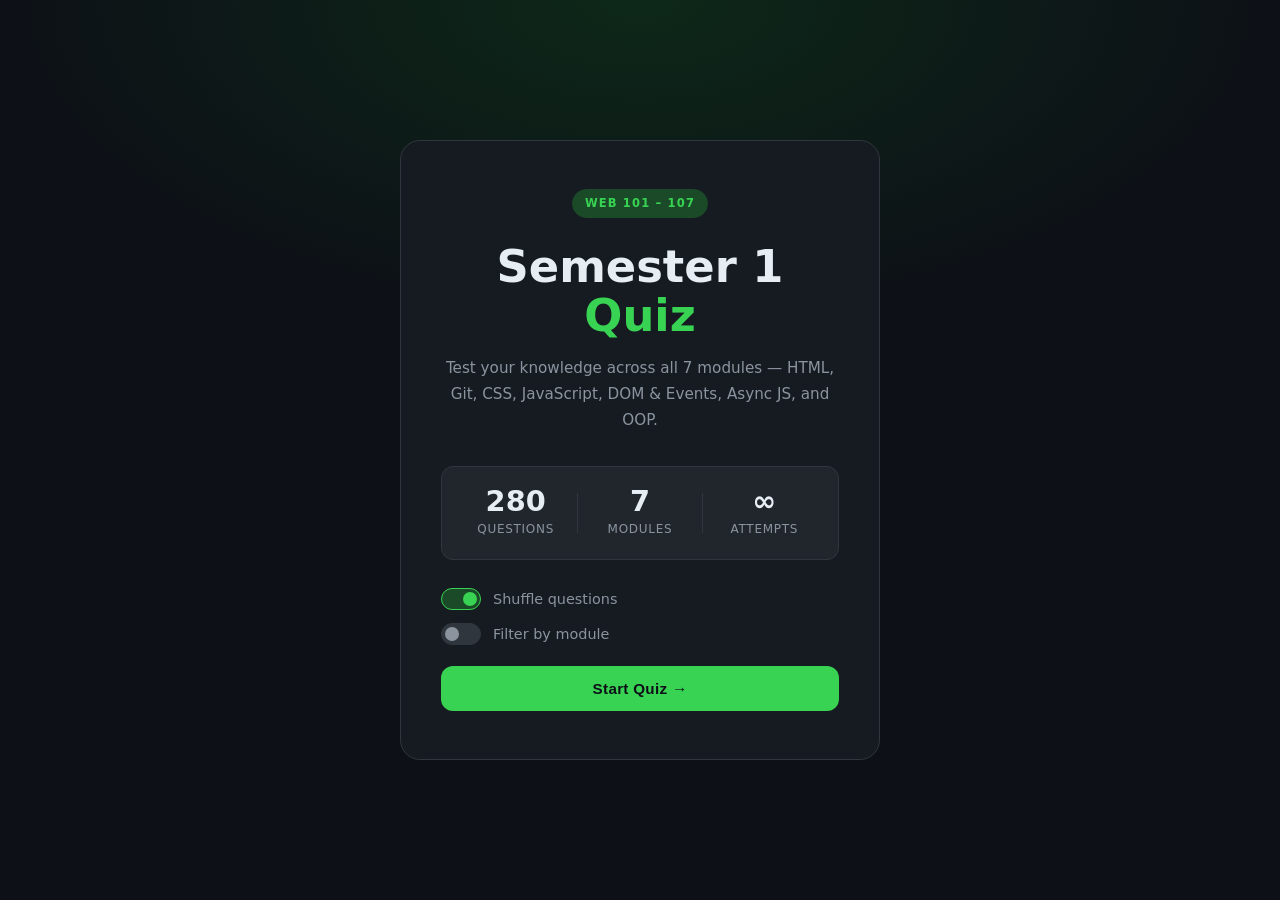
<file: exam_prep_month1/index.html>
<!DOCTYPE html>
<html lang="en">
<head>
  <meta charset="UTF-8" />
  <meta name="viewport" content="width=device-width, initial-scale=1.0" />
  <title>Semester 1 Quiz — WEB101–107</title>
  <link rel="stylesheet" href="style.css" />
</head>
<body>

  <!-- ===== SCREEN 1: START ===== -->
  <div id="screen-start" class="screen active">
    <div class="start-card">
      <div class="start-badge">WEB 101 – 107</div>
      <h1>Semester 1<br/><span>Quiz</span></h1>
      <p class="start-desc">
        Test your knowledge across all 7 modules — HTML, Git, CSS,
        JavaScript, DOM &amp; Events, Async JS, and OOP.
      </p>
      <div class="start-meta">
        <div class="meta-item"><span id="total-count">280</span><label>Questions</label></div>
        <div class="meta-divider"></div>
        <div class="meta-item"><span>7</span><label>Modules</label></div>
        <div class="meta-divider"></div>
        <div class="meta-item"><span>∞</span><label>Attempts</label></div>
      </div>
      <div class="start-options">
        <label class="option-row">
          <input type="checkbox" id="shuffle-toggle" checked />
          <span class="toggle-track"><span class="toggle-thumb"></span></span>
          Shuffle questions
        </label>
        <label class="option-row">
          <input type="checkbox" id="unit-filter-toggle" />
          <span class="toggle-track"><span class="toggle-thumb"></span></span>
          Filter by module
        </label>
      </div>
      <div id="unit-filter-panel" class="unit-filter-panel hidden">
        <p class="filter-label">Select modules to include:</p>
        <div id="unit-checkboxes" class="unit-checkboxes"></div>
      </div>
      <button class="btn-primary" id="start-btn">Start Quiz →</button>
    </div>
  </div>

  <!-- ===== SCREEN 2: QUIZ ===== -->
  <div id="screen-quiz" class="screen">
    <div class="quiz-layout">

      <!-- Sidebar -->
      <aside class="sidebar">
        <div class="sidebar-top">
          <div class="quiz-logo">S1<span>Quiz</span></div>
          <div class="score-ring-wrap">
            <svg class="score-ring" viewBox="0 0 80 80">
              <circle class="ring-bg" cx="40" cy="40" r="32"/>
              <circle class="ring-fill" id="ring-fill" cx="40" cy="40" r="32"
                stroke-dasharray="201.06" stroke-dashoffset="201.06"/>
            </svg>
            <div class="score-ring-text">
              <span id="sidebar-score">0</span>
              <small>score</small>
            </div>
          </div>
          <div class="sidebar-stats">
            <div class="stat"><span id="stat-correct">0</span><label>Correct</label></div>
            <div class="stat"><span id="stat-wrong">0</span><label>Wrong</label></div>
            <div class="stat"><span id="stat-left">0</span><label>Left</label></div>
          </div>
        </div>
        <div class="sidebar-bottom">
          <div class="progress-label">
            <span id="progress-text">Question 1</span>
            <span id="progress-frac">1 / 82</span>
          </div>
          <div class="progress-bar-track">
            <div class="progress-bar-fill" id="progress-bar"></div>
          </div>
          <div id="unit-tag" class="unit-tag"></div>
          <button class="btn-ghost" id="quit-btn">✕ Quit Quiz</button>
        </div>
      </aside>

      <!-- Main Question Area -->
      <main class="quiz-main">
        <div class="question-card" id="question-card">
          <div class="q-number" id="q-number">01</div>
          <h2 class="q-text" id="q-text"></h2>
          <div class="options-grid" id="options-grid"></div>
          <div class="feedback-box hidden" id="feedback-box">
            <div class="feedback-icon" id="feedback-icon"></div>
            <div class="feedback-text" id="feedback-text"></div>
          </div>
          <div class="nav-row">
            <button class="btn-secondary" id="prev-btn" disabled>← Prev</button>
            <button class="btn-primary" id="next-btn" disabled>Next →</button>
          </div>
        </div>
      </main>
    </div>
  </div>

  <!-- ===== SCREEN 3: RESULTS ===== -->
  <div id="screen-results" class="screen">
    <div class="results-card">
      <div class="result-trophy" id="result-trophy">🏆</div>
      <h2 class="result-title" id="result-title">Quiz Complete!</h2>
      <div class="result-score-big" id="result-score-big">0%</div>
      <p class="result-subtitle" id="result-subtitle"></p>

      <div class="result-stats">
        <div class="rstat correct"><span id="r-correct">0</span><label>Correct</label></div>
        <div class="rstat wrong"><span id="r-wrong">0</span><label>Wrong</label></div>
        <div class="rstat skipped"><span id="r-skipped">0</span><label>Skipped</label></div>
      </div>

      <div class="unit-breakdown" id="unit-breakdown"></div>

      <div class="result-actions">
        <button class="btn-primary" id="retry-btn">↺ Retry Same Quiz</button>
        <button class="btn-secondary" id="review-btn">Review Answers</button>
        <button class="btn-ghost" id="new-quiz-btn">← New Quiz</button>
      </div>
    </div>
  </div>

  <!-- ===== SCREEN 4: REVIEW ===== -->
  <div id="screen-review" class="screen">
    <div class="review-layout">
      <div class="review-header">
        <button class="btn-ghost" id="back-to-results-btn">← Back to Results</button>
        <h2>Answer Review</h2>
        <div class="review-filter">
          <button class="filter-btn active" data-filter="all">All</button>
          <button class="filter-btn" data-filter="correct">✓ Correct</button>
          <button class="filter-btn" data-filter="wrong">✗ Wrong</button>
        </div>
      </div>
      <div class="review-list" id="review-list"></div>
    </div>
  </div>

  <script src="questions.js"></script>
  <script src="quiz.js"></script>
</body>
</html>
</file>
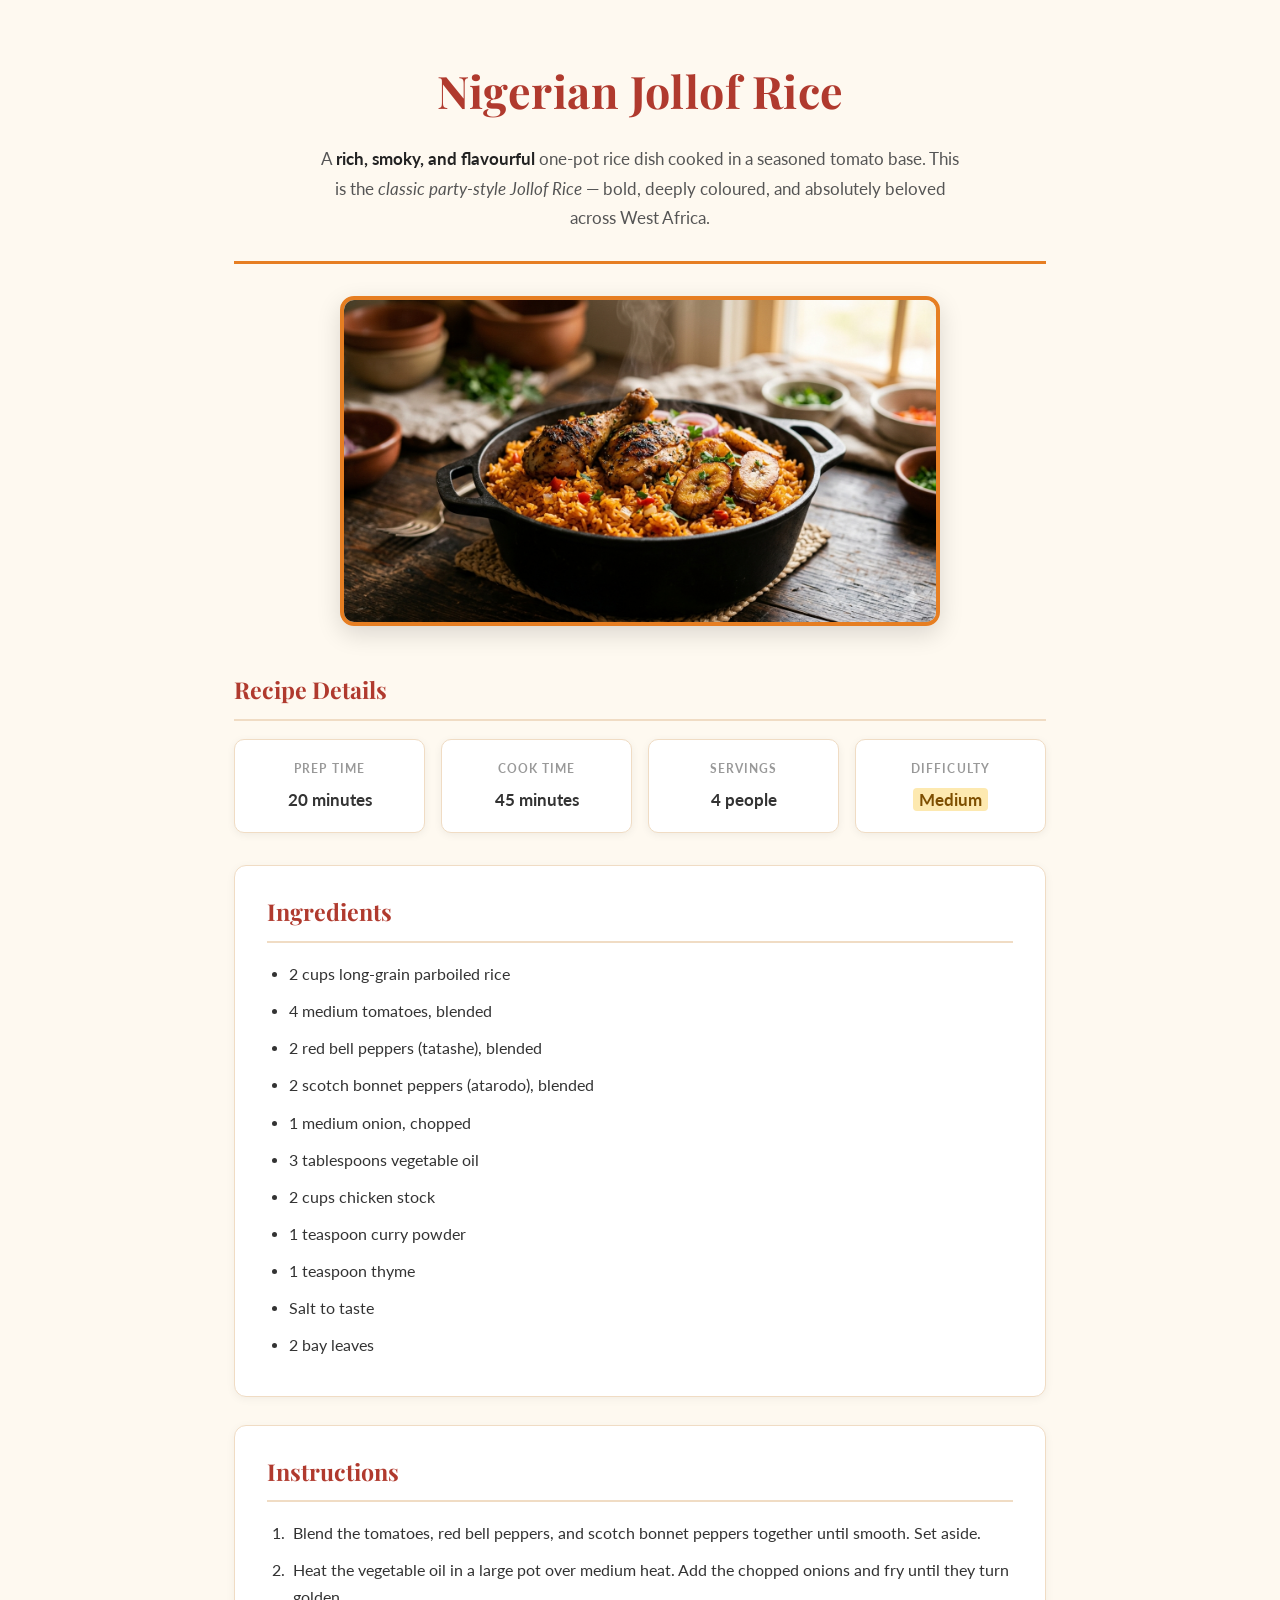
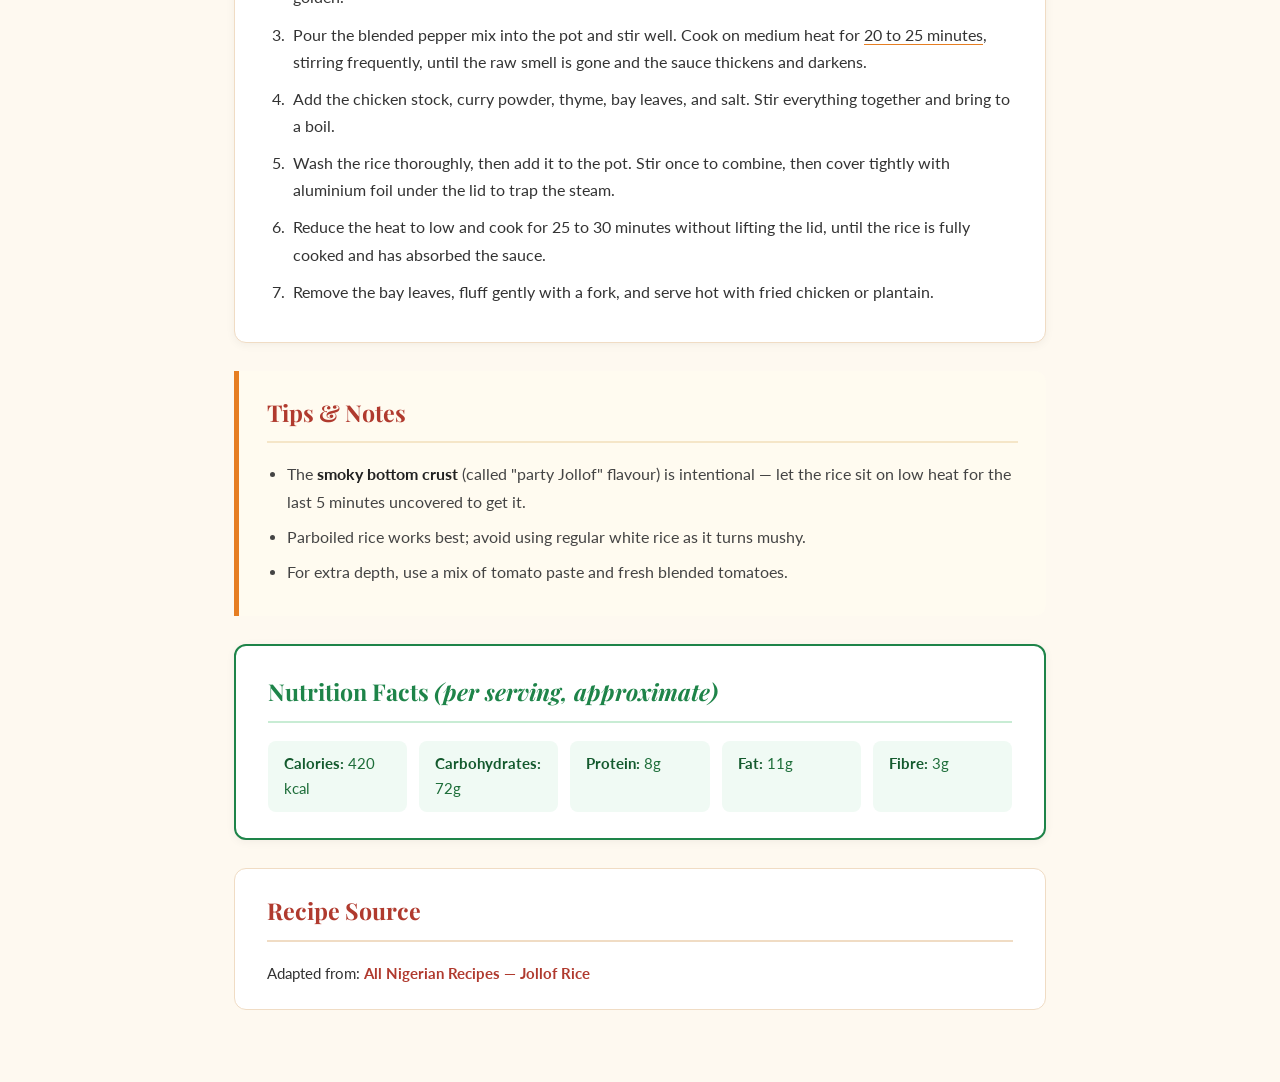
<file: html_recipee_page/index.html>
<!DOCTYPE html>
<html lang="en">

<head>
  <meta charset="UTF-8" />
  <title>Jollof Rice Recipe</title>
  <!-- Link to external stylesheet -->
  <link rel="stylesheet" href="style.css" />
</head>

<body>
  <div class="container">

    <!-- ===================== PAGE HEADER ===================== -->
    <header class="recipe-header">
      <h1>Nigerian Jollof Rice</h1>
      <p class="description">
        A <strong>rich, smoky, and flavourful</strong> one-pot rice dish cooked in a seasoned tomato base.
        This is the <em>classic party-style Jollof Rice</em> — bold, deeply coloured, and absolutely beloved
        across West Africa.
      </p>
    </header>

    <!-- ===================== RECIPE IMAGE ===================== -->
    <div class="image-wrapper">
      <img
        src="jollof-rice.jpg"
        alt="A pot of steaming Nigerian Jollof Rice garnished with fried plantain and chicken"
        width="600"
        height="400"
        class="recipe-image"
      />
    </div>

    <!-- ===================== RECIPE DETAILS ===================== -->
    <section class="recipe-details">
      <h2>Recipe Details</h2>
      <div id="details-grid">
        <div class="detail-card">
          <strong>Prep Time</strong>
          <span>20 minutes</span>
        </div>
        <div class="detail-card">
          <strong>Cook Time</strong>
          <span>45 minutes</span>
        </div>
        <div class="detail-card">
          <strong>Servings</strong>
          <span>4 people</span>
        </div>
        <div class="detail-card">
          <strong>Difficulty</strong>
          <span><mark>Medium</mark></span>
        </div>
      </div>
    </section>

    <!-- ===================== INGREDIENTS ===================== -->
    <section class="ingredients">
      <h2>Ingredients</h2>
      <ul>
        <li>2 cups long-grain parboiled rice</li>
        <li>4 medium tomatoes, blended</li>
        <li>2 red bell peppers (tatashe), blended</li>
        <li>2 scotch bonnet peppers (atarodo), blended</li>
        <li>1 medium onion, chopped</li>
        <li>3 tablespoons vegetable oil</li>
        <li>2 cups chicken stock</li>
        <li>1 teaspoon curry powder</li>
        <li>1 teaspoon thyme</li>
        <li>Salt to taste</li>
        <li>2 bay leaves</li>
      </ul>
    </section>

    <!-- ===================== INSTRUCTIONS ===================== -->
    <section class="instructions">
      <h2>Instructions</h2>
      <ol>
        <li>Blend the tomatoes, red bell peppers, and scotch bonnet peppers together until smooth. Set aside.</li>
        <li>Heat the vegetable oil in a large pot over medium heat. Add the chopped onions and fry until they turn golden.</li>
        <li>Pour the blended pepper mix into the pot and stir well. Cook on medium heat for <u>20 to 25 minutes</u>, stirring frequently, until the raw smell is gone and the sauce thickens and darkens.</li>
        <li>Add the chicken stock, curry powder, thyme, bay leaves, and salt. Stir everything together and bring to a boil.</li>
        <li>Wash the rice thoroughly, then add it to the pot. Stir once to combine, then cover tightly with aluminium foil under the lid to trap the steam.</li>
        <li>Reduce the heat to low and cook for 25 to 30 minutes without lifting the lid, until the rice is fully cooked and has absorbed the sauce.</li>
        <li>Remove the bay leaves, fluff gently with a fork, and serve hot with fried chicken or plantain.</li>
      </ol>
    </section>

    <!-- ===================== TIPS & NOTES ===================== -->
    <section class="tips">
      <h2>Tips &amp; Notes</h2>
      <ul>
        <li>The <strong>smoky bottom crust</strong> (called "party Jollof" flavour) is intentional — let the rice sit on low heat for the last 5 minutes uncovered to get it.</li>
        <li>Parboiled rice works best; avoid using regular white rice as it turns mushy.</li>
        <li>For extra depth, use a mix of tomato paste and fresh blended tomatoes.</li>
      </ul>
    </section>

    <!-- ===================== NUTRITION FACTS (BONUS) ===================== -->
    <section id="nutrition">
      <h2>Nutrition Facts <em>(per serving, approximate)</em></h2>
      <article>
        <p><strong>Calories:</strong> 420 kcal</p>
        <p><strong>Carbohydrates:</strong> 72g</p>
        <p><strong>Protein:</strong> 8g</p>
        <p><strong>Fat:</strong> 11g</p>
        <p><strong>Fibre:</strong> 3g</p>
      </article>
    </section>

    <!-- ===================== RECIPE SOURCE (BONUS) ===================== -->
    <div class="source">
      <h2>Recipe Source</h2>
      <p>
        Adapted from:
        <a href="https://www.allnigerianrecipes.com/rice/nigerian-jollof-rice/" target="_blank">
          All Nigerian Recipes — Jollof Rice
        </a>
      </p>
    </div>

  </div><!-- end .container -->
</body>

</html>
</file>
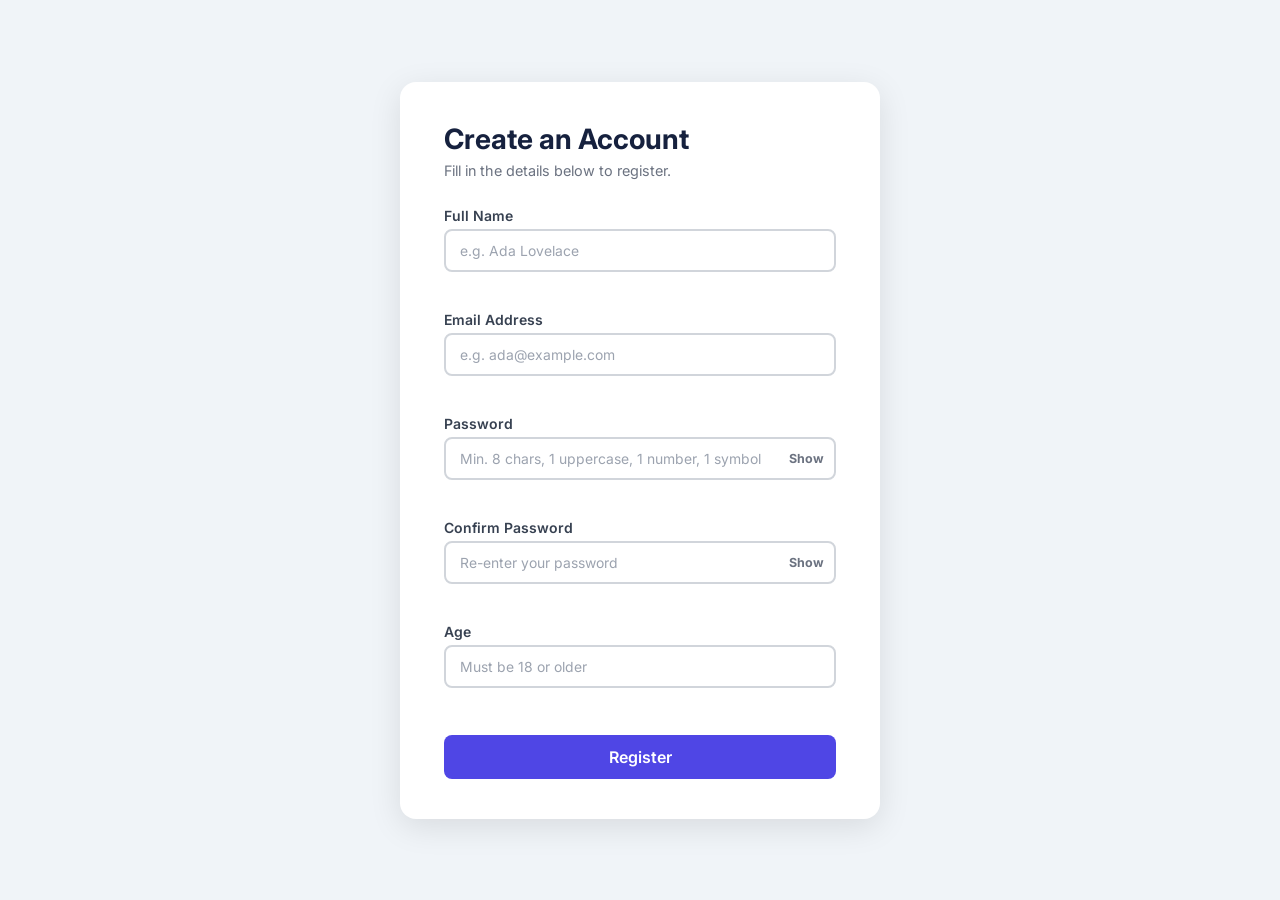
<file: javascript_form_validation/index.html>
<!DOCTYPE html>
<html lang="en">

<head>
  <meta charset="UTF-8" />
  <title>User Registration</title>
  <link rel="stylesheet" href="style.css" />
  <script src="script.js" defer></script>
</head>

<body>

  <div class="container">

    <!-- ===================== PAGE HEADING ===================== -->
    <h1>Create an Account</h1>
    <p class="subtitle">Fill in the details below to register.</p>

    <!-- ===================== REGISTRATION FORM ===================== -->
    <form id="registrationForm" novalidate>

      <!-- Full Name -->
      <div class="form-group">
        <label for="fullName">Full Name</label>
        <input
          type="text"
          id="fullName"
          name="fullName"
          placeholder="e.g. Ada Lovelace"
          autocomplete="name"
        />
        <span class="error-msg" id="fullNameError"></span>
      </div>

      <!-- Email Address -->
      <div class="form-group">
        <label for="email">Email Address</label>
        <input
          type="email"
          id="email"
          name="email"
          placeholder="e.g. ada@example.com"
          autocomplete="email"
        />
        <span class="error-msg" id="emailError"></span>
      </div>

      <!-- Password -->
      <div class="form-group">
        <label for="password">Password</label>
        <div class="input-wrapper">
          <input
            type="password"
            id="password"
            name="password"
            placeholder="Min. 8 chars, 1 uppercase, 1 number, 1 symbol"
            autocomplete="new-password"
          />
          <button type="button" class="toggle-password" data-target="password">Show</button>
        </div>
        <span class="error-msg" id="passwordError"></span>
      </div>

      <!-- Confirm Password -->
      <div class="form-group">
        <label for="confirmPassword">Confirm Password</label>
        <div class="input-wrapper">
          <input
            type="password"
            id="confirmPassword"
            name="confirmPassword"
            placeholder="Re-enter your password"
            autocomplete="new-password"
          />
          <button type="button" class="toggle-password" data-target="confirmPassword">Show</button>
        </div>
        <span class="error-msg" id="confirmPasswordError"></span>
      </div>

      <!-- Age -->
      <div class="form-group">
        <label for="age">Age</label>
        <input
          type="number"
          id="age"
          name="age"
          placeholder="Must be 18 or older"
          min="0"
          max="120"
        />
        <span class="error-msg" id="ageError"></span>
      </div>

      <!-- Submit -->
      <button type="submit" class="btn-submit">Register</button>

    </form>

    <!-- ===================== SUCCESS MESSAGE ===================== -->
    <div id="successMsg" class="success-msg hidden">
      Registration successful! Welcome aboard.
    </div>

  </div><!-- end .container -->

</body>

</html>
</file>
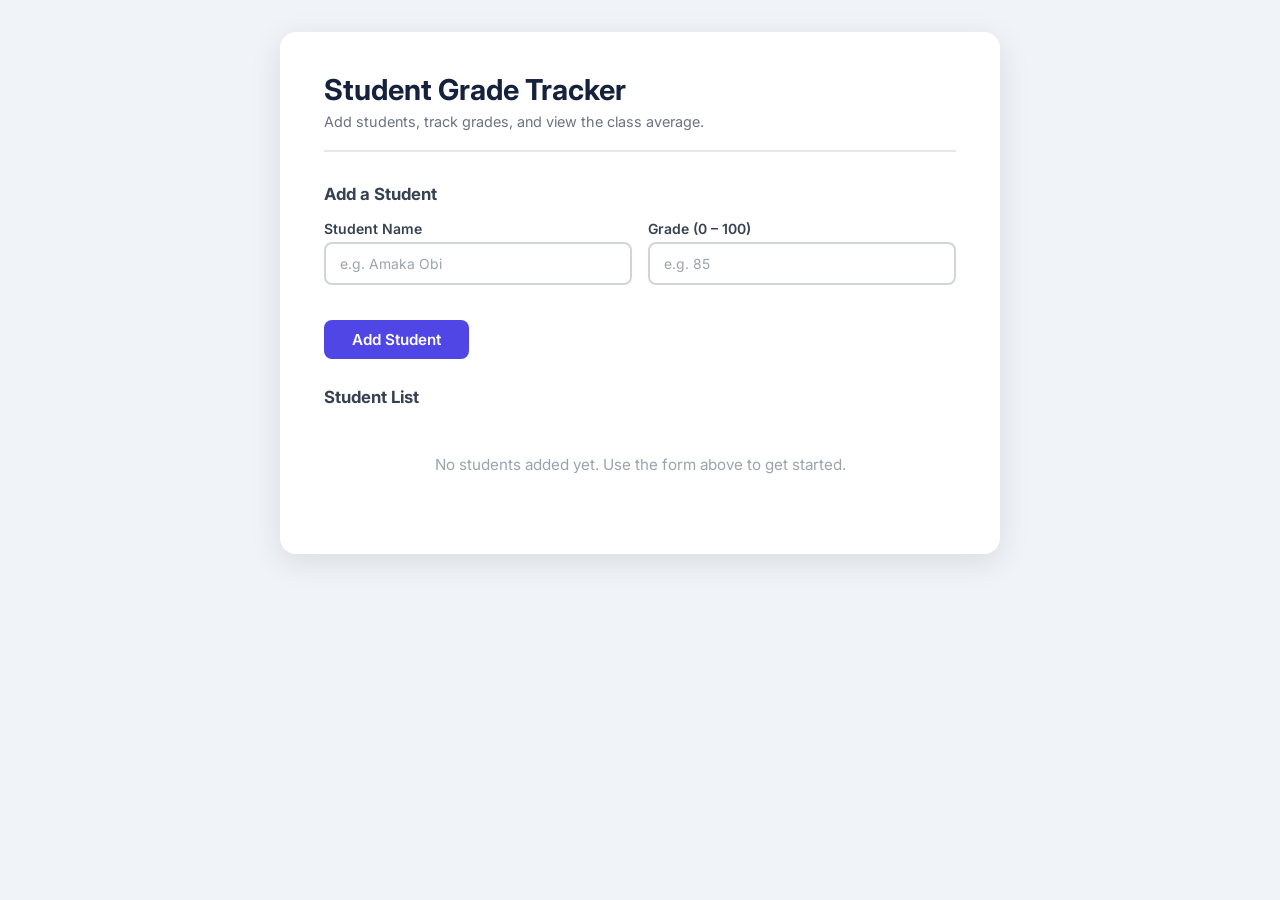
<file: student_grade_tracker/index.html>
<!DOCTYPE html>
<html lang="en">

<head>
  <meta charset="UTF-8" />
  <title>Student Grade Tracker</title>
  <link rel="stylesheet" href="style.css" />
  <script src="script.js" defer></script>
</head>

<body>
  <div class="container">

    <!-- ===================== PAGE HEADING ===================== -->
    <header class="page-header">
      <h1>Student Grade Tracker</h1>
      <p class="subtitle">Add students, track grades, and view the class average.</p>
    </header>

    <!-- ===================== ADD STUDENT FORM ===================== -->
    <section class="form-section">
      <h2>Add a Student</h2>
      <form id="addStudentForm" novalidate>

        <div class="form-row">

          <!-- Student Name -->
          <div class="form-group">
            <label for="studentName">Student Name</label>
            <input
              type="text"
              id="studentName"
              name="studentName"
              placeholder="e.g. Amaka Obi"
              autocomplete="off"
            />
            <span class="error-msg" id="nameError"></span>
          </div>

          <!-- Grade -->
          <div class="form-group">
            <label for="studentGrade">Grade (0 – 100)</label>
            <input
              type="number"
              id="studentGrade"
              name="studentGrade"
              placeholder="e.g. 85"
              min="0"
              max="100"
            />
            <span class="error-msg" id="gradeError"></span>
          </div>

        </div><!-- end .form-row -->

        <button type="submit" class="btn-add">Add Student</button>

      </form>
    </section>

    <!-- ===================== AVERAGE GRADE CARD ===================== -->
    <div id="averageCard" class="average-card hidden">
      <span class="avg-label">Class Average</span>
      <span id="averageValue" class="avg-value">—</span>
    </div>

    <!-- ===================== STUDENT TABLE ===================== -->
    <section class="table-section">
      <h2>Student List</h2>

      <!-- Empty state (shown when no students are added yet) -->
      <p id="emptyMsg" class="empty-msg">No students added yet. Use the form above to get started.</p>

      <table id="studentTable" class="hidden">
        <thead>
          <tr>
            <th>#</th>
            <th>Name</th>
            <th>Grade</th>
            <th>Action</th>
          </tr>
        </thead>
        <tbody id="studentList">
          <!-- Rows inserted dynamically by script.js -->
        </tbody>
      </table>

    </section>

  </div><!-- end .container -->
</body>

</html>
</file>
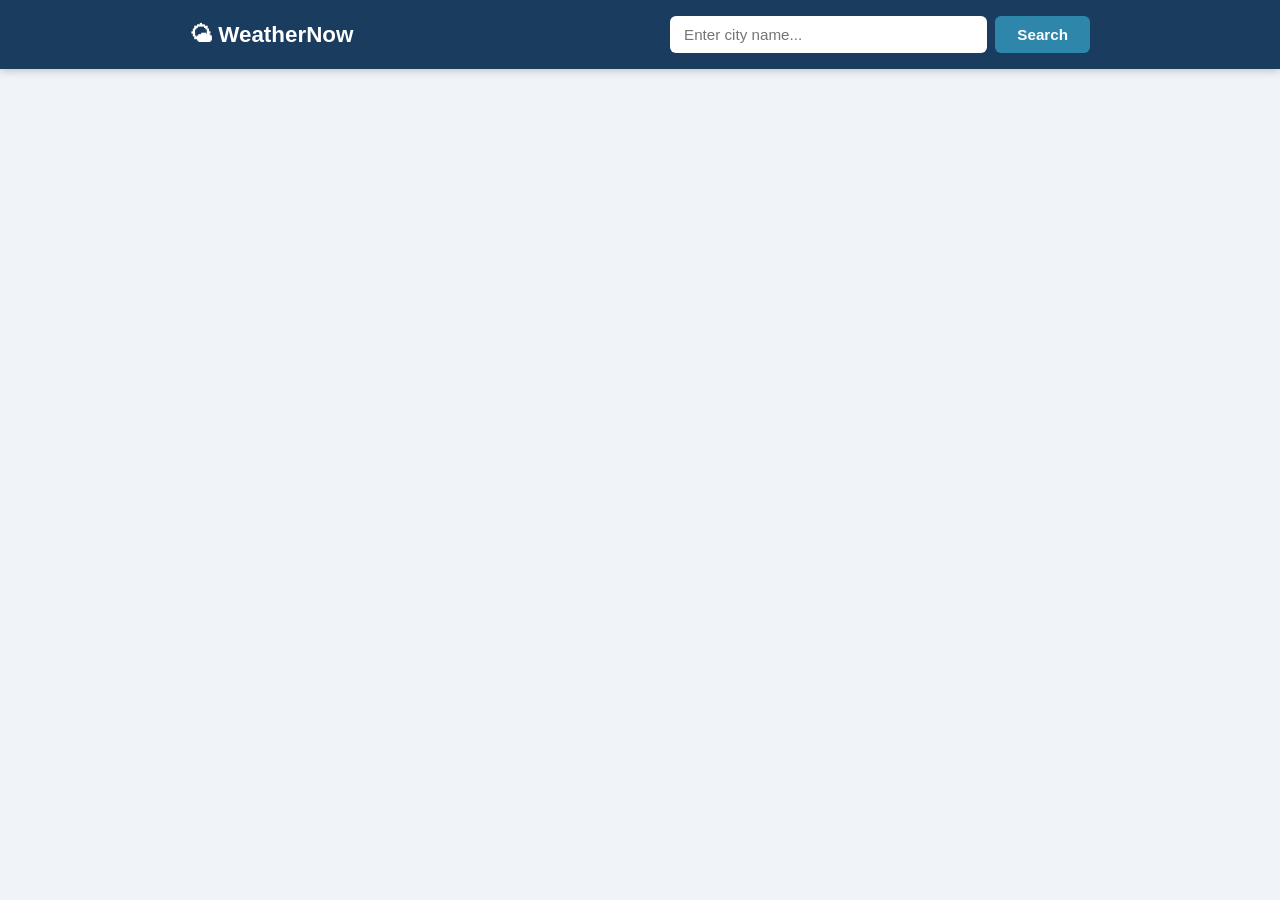
<file: weather_app/index.html>
<!DOCTYPE html>
<html lang="en">

<head>
  <meta charset="UTF-8" />
  <meta name="viewport" content="width=device-width, initial-scale=1.0" />
  <title>WeatherNow</title>
  <link rel="stylesheet" href="styles.css" />
</head>

<body>

  <!-- ===================== NAVIGATION BAR ===================== -->
  <header id="navbar">
    <div class="nav-inner">
      <h1 class="app-title">🌤 WeatherNow</h1>
      <div class="search-group">
        <input
          type="text"
          id="searchInput"
          placeholder="Enter city name..."
          autocomplete="off"
        />
        <button id="searchBtn">Search</button>
      </div>
    </div>
  </header>

  <main>
    <div class="app-container">

      <!-- ===================== CONTROLS BAR ===================== -->
      <!-- History chips (bonus) and unit toggle (bonus) sit here -->
      <div id="controlsBar">
        <div id="historyBar"></div>
        <button id="unitToggle" class="hidden">°C / °F</button>
      </div>

      <!-- ===================== LOADING STATE ===================== -->
      <div id="loadingMsg" class="hidden">
        <span class="loading-spinner">⏳</span> Loading weather data...
      </div>

      <!-- ===================== ERROR MESSAGE ===================== -->
      <div id="errorMsg" class="hidden"></div>

      <!-- ===================== HERO — CURRENT WEATHER ===================== -->
      <section id="hero" class="hidden">
        <span id="weatherIcon" class="weather-icon"></span>
        <h2 id="cityName"></h2>
        <p id="country" class="country-text"></p>
        <p id="temperature" class="temperature"></p>
        <p id="description" class="description"></p>
      </section>

      <!-- ===================== STATS ROW ===================== -->
      <section id="stats" class="hidden">
        <div class="stat-card">
          <span class="stat-label">💧 Humidity</span>
          <span class="stat-value" id="humidity">—</span>
        </div>
        <div class="stat-card">
          <span class="stat-label">💨 Wind Speed</span>
          <span class="stat-value" id="windSpeed">—</span>
        </div>
        <div class="stat-card">
          <span class="stat-label">🌞 UV Index</span>
          <span class="stat-value" id="uvIndex">—</span>
        </div>
      </section>

      <!-- ===================== 5-DAY FORECAST ===================== -->
      <section id="forecast" class="hidden">
        <h3>5-Day Forecast</h3>
        <div id="forecastGrid"></div>
      </section>

    </div><!-- end .app-container -->
  </main>

  <script src="script.js"></script>

</body>

</html>
</file>
<file: exam_prep_month1/style.css>
/* ===================================================
   CSS QUIZ — WEB 103
   Dark fintech aesthetic with electric green accents
   =================================================== */

:root {
  --bg:          #0d1117;
  --surface:     #161b22;
  --surface-2:   #21262d;
  --surface-3:   #30363d;
  --border:      #30363d;
  --text:        #e6edf3;
  --text-muted:  #8b949e;
  --text-faint:  #484f58;
  --accent:      #39d353;     /* electric green */
  --accent-dim:  #1a4a27;
  --correct:     #39d353;
  --correct-bg:  #0d2818;
  --wrong:       #f85149;
  --wrong-bg:    #2d0f0e;
  --warn:        #e3b341;
  --warn-bg:     #2d1f00;
  --blue:        #58a6ff;
  --radius-sm:   6px;
  --radius-md:   12px;
  --radius-lg:   20px;
  --font:        'Segoe UI', system-ui, -apple-system, sans-serif;
  --font-mono:   'Cascadia Code', 'Fira Code', 'Consolas', monospace;
  --transition:  0.18s ease;
}

* { box-sizing: border-box; margin: 0; padding: 0; }

html, body {
  height: 100%;
  background: var(--bg);
  color: var(--text);
  font-family: var(--font);
  font-size: 16px;
  line-height: 1.6;
  -webkit-font-smoothing: antialiased;
}

code {
  font-family: var(--font-mono);
  font-size: 0.88em;
  background: var(--surface-3);
  color: var(--blue);
  padding: 1px 6px;
  border-radius: 4px;
}

/* =====================
   SCREENS
   ===================== */
.screen {
  display: none;
  min-height: 100vh;
}
.screen.active { display: flex; }

/* =====================
   START SCREEN
   ===================== */
#screen-start {
  align-items: center;
  justify-content: center;
  padding: 32px 16px;
  background: radial-gradient(ellipse 70% 50% at 50% 0%, #0d2818 0%, var(--bg) 70%);
}

.start-card {
  background: var(--surface);
  border: 1px solid var(--border);
  border-radius: var(--radius-lg);
  padding: 48px 40px;
  max-width: 480px;
  width: 100%;
  text-align: center;
}

.start-badge {
  display: inline-block;
  background: var(--accent-dim);
  color: var(--accent);
  font-size: 0.72rem;
  font-weight: 700;
  letter-spacing: 0.1em;
  text-transform: uppercase;
  padding: 4px 12px;
  border-radius: 9999px;
  border: 1px solid var(--accent-dim);
  margin-bottom: 24px;
}

.start-card h1 {
  font-size: 2.8rem;
  font-weight: 800;
  line-height: 1.1;
  color: var(--text);
  margin-bottom: 16px;
}

.start-card h1 span {
  color: var(--accent);
}

.start-desc {
  color: var(--text-muted);
  font-size: 0.95rem;
  margin-bottom: 32px;
  line-height: 1.7;
}

.start-meta {
  display: flex;
  justify-content: center;
  align-items: center;
  gap: 0;
  background: var(--surface-2);
  border: 1px solid var(--border);
  border-radius: var(--radius-md);
  padding: 20px;
  margin-bottom: 28px;
}

.meta-item {
  flex: 1;
  text-align: center;
}

.meta-item span {
  display: block;
  font-size: 1.8rem;
  font-weight: 700;
  color: var(--text);
  line-height: 1;
}

.meta-item label {
  font-size: 0.75rem;
  color: var(--text-muted);
  text-transform: uppercase;
  letter-spacing: 0.06em;
  margin-top: 4px;
  display: block;
}

.meta-divider {
  width: 1px;
  height: 40px;
  background: var(--border);
  margin: 0 8px;
}

/* Options toggles */
.start-options {
  display: flex;
  flex-direction: column;
  gap: 12px;
  margin-bottom: 20px;
  text-align: left;
}

.option-row {
  display: flex;
  align-items: center;
  gap: 12px;
  cursor: pointer;
  font-size: 0.9rem;
  color: var(--text-muted);
  user-select: none;
}

.option-row input[type="checkbox"] { display: none; }

.toggle-track {
  width: 40px;
  height: 22px;
  background: var(--surface-3);
  border-radius: 9999px;
  position: relative;
  flex-shrink: 0;
  transition: background var(--transition);
  border: 1px solid var(--border);
}

.toggle-thumb {
  position: absolute;
  top: 3px;
  left: 3px;
  width: 14px;
  height: 14px;
  background: var(--text-muted);
  border-radius: 50%;
  transition: transform var(--transition), background var(--transition);
}

input[type="checkbox"]:checked + .toggle-track {
  background: var(--accent-dim);
  border-color: var(--accent);
}

input[type="checkbox"]:checked + .toggle-track .toggle-thumb {
  background: var(--accent);
  transform: translateX(18px);
}

/* Unit filter panel */
.unit-filter-panel {
  background: var(--surface-2);
  border: 1px solid var(--border);
  border-radius: var(--radius-md);
  padding: 16px;
  margin-bottom: 20px;
  text-align: left;
}

.unit-filter-panel.hidden { display: none; }

.filter-label {
  font-size: 0.8rem;
  color: var(--text-muted);
  text-transform: uppercase;
  letter-spacing: 0.06em;
  margin-bottom: 12px;
}

.unit-checkboxes {
  display: flex;
  flex-direction: column;
  gap: 8px;
}

.unit-check-row {
  display: flex;
  align-items: center;
  gap: 10px;
  cursor: pointer;
  font-size: 0.88rem;
  color: var(--text);
  user-select: none;
}

.unit-check-row input[type="checkbox"] {
  display: none;
}

.unit-check-box {
  width: 18px;
  height: 18px;
  border: 1.5px solid var(--border);
  border-radius: 4px;
  flex-shrink: 0;
  background: var(--surface-3);
  display: flex;
  align-items: center;
  justify-content: center;
  transition: all var(--transition);
  font-size: 0.75rem;
  color: transparent;
}

.unit-check-row input:checked + .unit-check-box {
  background: var(--accent-dim);
  border-color: var(--accent);
  color: var(--accent);
}

/* =====================
   BUTTONS
   ===================== */
.btn-primary {
  display: inline-flex;
  align-items: center;
  justify-content: center;
  gap: 8px;
  background: var(--accent);
  color: #0d1117;
  font-weight: 700;
  font-size: 0.95rem;
  padding: 14px 28px;
  border-radius: var(--radius-md);
  border: none;
  cursor: pointer;
  transition: all var(--transition);
  width: 100%;
  letter-spacing: 0.02em;
}

.btn-primary:hover:not(:disabled) {
  background: #4ae568;
  transform: translateY(-1px);
  box-shadow: 0 4px 16px rgba(57, 211, 83, 0.3);
}

.btn-primary:disabled {
  opacity: 0.4;
  cursor: not-allowed;
}

.btn-secondary {
  display: inline-flex;
  align-items: center;
  justify-content: center;
  gap: 8px;
  background: var(--surface-2);
  color: var(--text);
  font-weight: 600;
  font-size: 0.9rem;
  padding: 11px 22px;
  border-radius: var(--radius-md);
  border: 1px solid var(--border);
  cursor: pointer;
  transition: all var(--transition);
}

.btn-secondary:hover:not(:disabled) {
  background: var(--surface-3);
  border-color: var(--text-muted);
}

.btn-secondary:disabled {
  opacity: 0.35;
  cursor: not-allowed;
}

.btn-ghost {
  background: none;
  border: none;
  color: var(--text-muted);
  font-size: 0.85rem;
  cursor: pointer;
  padding: 8px 12px;
  border-radius: var(--radius-sm);
  transition: all var(--transition);
}

.btn-ghost:hover {
  color: var(--text);
  background: var(--surface-2);
}

/* =====================
   QUIZ LAYOUT
   ===================== */
#screen-quiz {
  flex-direction: row;
}

.quiz-layout {
  display: flex;
  min-height: 100vh;
  width: 100%;
}

/* Sidebar */
.sidebar {
  width: 220px;
  flex-shrink: 0;
  background: var(--surface);
  border-right: 1px solid var(--border);
  display: flex;
  flex-direction: column;
  justify-content: space-between;
  padding: 24px 20px;
  position: sticky;
  top: 0;
  height: 100vh;
}

.quiz-logo {
  font-size: 1.1rem;
  font-weight: 800;
  color: var(--text);
  margin-bottom: 24px;
}

.quiz-logo span { color: var(--accent); }

/* Score ring */
.score-ring-wrap {
  position: relative;
  width: 80px;
  height: 80px;
  margin: 0 auto 20px;
}

.score-ring {
  width: 80px;
  height: 80px;
  transform: rotate(-90deg);
}

.ring-bg {
  fill: none;
  stroke: var(--surface-3);
  stroke-width: 6;
}

.ring-fill {
  fill: none;
  stroke: var(--accent);
  stroke-width: 6;
  stroke-linecap: round;
  transition: stroke-dashoffset 0.4s ease;
}

.score-ring-text {
  position: absolute;
  inset: 0;
  display: flex;
  flex-direction: column;
  align-items: center;
  justify-content: center;
}

.score-ring-text span {
  font-size: 1.15rem;
  font-weight: 800;
  color: var(--text);
  line-height: 1;
}

.score-ring-text small {
  font-size: 0.6rem;
  color: var(--text-muted);
  text-transform: uppercase;
  letter-spacing: 0.05em;
}

.sidebar-stats {
  display: flex;
  justify-content: space-around;
  margin-bottom: 24px;
}

.stat {
  text-align: center;
}

.stat span {
  display: block;
  font-size: 1.2rem;
  font-weight: 700;
}

.stat:nth-child(1) span { color: var(--correct); }
.stat:nth-child(2) span { color: var(--wrong); }
.stat:nth-child(3) span { color: var(--text-muted); }

.stat label {
  font-size: 0.7rem;
  color: var(--text-muted);
  text-transform: uppercase;
  letter-spacing: 0.04em;
}

/* Progress */
.progress-label {
  display: flex;
  justify-content: space-between;
  font-size: 0.75rem;
  color: var(--text-muted);
  margin-bottom: 8px;
}

.progress-bar-track {
  height: 4px;
  background: var(--surface-3);
  border-radius: 9999px;
  overflow: hidden;
  margin-bottom: 16px;
}

.progress-bar-fill {
  height: 100%;
  background: var(--accent);
  border-radius: 9999px;
  transition: width 0.3s ease;
  width: 0%;
}

.unit-tag {
  font-size: 0.72rem;
  color: var(--accent);
  background: var(--accent-dim);
  border-radius: var(--radius-sm);
  padding: 4px 10px;
  margin-bottom: 16px;
  min-height: 24px;
  line-height: 1.4;
}

/* Quiz Main */
.quiz-main {
  flex: 1;
  display: flex;
  align-items: flex-start;
  justify-content: center;
  padding: 40px 32px;
  overflow-y: auto;
}

.question-card {
  width: 100%;
  max-width: 700px;
}

.q-number {
  font-size: 0.75rem;
  font-weight: 700;
  color: var(--text-faint);
  letter-spacing: 0.1em;
  text-transform: uppercase;
  margin-bottom: 12px;
}

.q-text {
  font-size: 1.25rem;
  font-weight: 600;
  color: var(--text);
  line-height: 1.5;
  margin-bottom: 28px;
}

/* Options */
.options-grid {
  display: flex;
  flex-direction: column;
  gap: 10px;
  margin-bottom: 24px;
}

.option-btn {
  display: flex;
  align-items: center;
  gap: 14px;
  background: var(--surface);
  border: 1.5px solid var(--border);
  border-radius: var(--radius-md);
  padding: 16px 20px;
  cursor: pointer;
  text-align: left;
  color: var(--text);
  font-size: 0.95rem;
  transition: all var(--transition);
  line-height: 1.5;
}

.option-btn:hover:not(:disabled) {
  border-color: var(--text-muted);
  background: var(--surface-2);
  transform: translateX(3px);
}

.option-btn:disabled { cursor: default; }

.option-label {
  width: 28px;
  height: 28px;
  border-radius: 6px;
  background: var(--surface-3);
  border: 1.5px solid var(--border);
  display: flex;
  align-items: center;
  justify-content: center;
  font-size: 0.78rem;
  font-weight: 700;
  flex-shrink: 0;
  color: var(--text-muted);
  transition: all var(--transition);
}

.option-btn.selected {
  border-color: var(--blue);
  background: rgba(88, 166, 255, 0.08);
}

.option-btn.selected .option-label {
  background: rgba(88, 166, 255, 0.2);
  border-color: var(--blue);
  color: var(--blue);
}

.option-btn.correct {
  border-color: var(--correct);
  background: var(--correct-bg);
}

.option-btn.correct .option-label {
  background: rgba(57, 211, 83, 0.2);
  border-color: var(--correct);
  color: var(--correct);
}

.option-btn.wrong {
  border-color: var(--wrong);
  background: var(--wrong-bg);
}

.option-btn.wrong .option-label {
  background: rgba(248, 81, 73, 0.2);
  border-color: var(--wrong);
  color: var(--wrong);
}

/* Feedback */
.feedback-box {
  display: flex;
  align-items: flex-start;
  gap: 12px;
  border-radius: var(--radius-md);
  padding: 16px 20px;
  margin-bottom: 24px;
  font-size: 0.9rem;
  line-height: 1.6;
  animation: feedbackIn 0.2s ease;
}

.feedback-box.hidden { display: none; }

@keyframes feedbackIn {
  from { opacity: 0; transform: translateY(6px); }
  to   { opacity: 1; transform: translateY(0); }
}

.feedback-box.correct-fb {
  background: var(--correct-bg);
  border: 1px solid rgba(57, 211, 83, 0.3);
  color: #b7f0c4;
}

.feedback-box.wrong-fb {
  background: var(--wrong-bg);
  border: 1px solid rgba(248, 81, 73, 0.3);
  color: #ffc0bd;
}

.feedback-icon { font-size: 1.2rem; flex-shrink: 0; line-height: 1.5; }

/* Nav row */
.nav-row {
  display: flex;
  gap: 12px;
  justify-content: flex-end;
}

.nav-row .btn-secondary { width: auto; }
.nav-row .btn-primary   { width: auto; }

/* =====================
   RESULTS SCREEN
   ===================== */
#screen-results {
  align-items: center;
  justify-content: center;
  padding: 32px 16px;
  background: radial-gradient(ellipse 60% 40% at 50% 0%, #0d2818 0%, var(--bg) 65%);
}

.results-card {
  background: var(--surface);
  border: 1px solid var(--border);
  border-radius: var(--radius-lg);
  padding: 48px 40px;
  max-width: 560px;
  width: 100%;
  text-align: center;
}

.result-trophy {
  font-size: 3rem;
  margin-bottom: 12px;
  animation: bounce 0.5s ease 0.2s both;
}

@keyframes bounce {
  0%   { transform: scale(0.5); opacity: 0; }
  70%  { transform: scale(1.15); }
  100% { transform: scale(1); opacity: 1; }
}

.result-title {
  font-size: 1.6rem;
  font-weight: 800;
  margin-bottom: 8px;
}

.result-score-big {
  font-size: 4rem;
  font-weight: 800;
  color: var(--accent);
  line-height: 1;
  margin: 16px 0 8px;
}

.result-subtitle {
  color: var(--text-muted);
  font-size: 0.95rem;
  margin-bottom: 32px;
}

.result-stats {
  display: flex;
  gap: 16px;
  justify-content: center;
  margin-bottom: 32px;
}

.rstat {
  flex: 1;
  background: var(--surface-2);
  border: 1px solid var(--border);
  border-radius: var(--radius-md);
  padding: 16px;
}

.rstat span {
  display: block;
  font-size: 2rem;
  font-weight: 800;
  line-height: 1;
  margin-bottom: 4px;
}

.rstat label {
  font-size: 0.75rem;
  text-transform: uppercase;
  letter-spacing: 0.06em;
  color: var(--text-muted);
}

.rstat.correct span { color: var(--correct); }
.rstat.wrong span   { color: var(--wrong); }
.rstat.skipped span { color: var(--warn); }

/* Unit breakdown */
.unit-breakdown {
  background: var(--surface-2);
  border: 1px solid var(--border);
  border-radius: var(--radius-md);
  padding: 20px;
  margin-bottom: 28px;
  text-align: left;
}

.breakdown-title {
  font-size: 0.75rem;
  text-transform: uppercase;
  letter-spacing: 0.07em;
  color: var(--text-muted);
  margin-bottom: 16px;
}

.breakdown-row {
  display: flex;
  align-items: center;
  gap: 10px;
  margin-bottom: 10px;
  font-size: 0.82rem;
}

.breakdown-row:last-child { margin-bottom: 0; }

.breakdown-name {
  width: 130px;
  flex-shrink: 0;
  color: var(--text-muted);
  font-size: 0.78rem;
  white-space: nowrap;
  overflow: hidden;
  text-overflow: ellipsis;
}

.breakdown-bar-track {
  flex: 1;
  height: 6px;
  background: var(--surface-3);
  border-radius: 9999px;
  overflow: hidden;
}

.breakdown-bar-fill {
  height: 100%;
  border-radius: 9999px;
  transition: width 0.6s ease;
}

.breakdown-pct {
  width: 36px;
  text-align: right;
  font-size: 0.78rem;
  font-weight: 600;
  flex-shrink: 0;
}

.result-actions {
  display: flex;
  flex-direction: column;
  gap: 10px;
}

.result-actions .btn-secondary { width: 100%; }

/* =====================
   REVIEW SCREEN
   ===================== */
#screen-review {
  flex-direction: column;
}

.review-layout {
  max-width: 760px;
  margin: 0 auto;
  padding: 40px 24px;
  width: 100%;
}

.review-header {
  display: flex;
  align-items: center;
  gap: 16px;
  margin-bottom: 28px;
  flex-wrap: wrap;
}

.review-header h2 {
  font-size: 1.3rem;
  font-weight: 700;
  flex: 1;
}

.review-filter {
  display: flex;
  gap: 6px;
}

.filter-btn {
  background: var(--surface);
  border: 1px solid var(--border);
  color: var(--text-muted);
  font-size: 0.8rem;
  padding: 6px 14px;
  border-radius: var(--radius-sm);
  cursor: pointer;
  transition: all var(--transition);
}

.filter-btn:hover, .filter-btn.active {
  background: var(--surface-2);
  color: var(--text);
  border-color: var(--text-muted);
}

.filter-btn.active {
  border-color: var(--accent);
  color: var(--accent);
}

/* Review items */
.review-list {
  display: flex;
  flex-direction: column;
  gap: 16px;
}

.review-item {
  background: var(--surface);
  border: 1px solid var(--border);
  border-radius: var(--radius-md);
  padding: 20px 24px;
}

.review-item.hidden { display: none; }

.review-item-header {
  display: flex;
  align-items: center;
  gap: 10px;
  margin-bottom: 12px;
}

.review-num {
  font-size: 0.72rem;
  color: var(--text-faint);
  letter-spacing: 0.08em;
  text-transform: uppercase;
}

.review-badge {
  font-size: 0.72rem;
  font-weight: 700;
  padding: 3px 10px;
  border-radius: 9999px;
}

.review-badge.correct {
  background: var(--correct-bg);
  color: var(--correct);
}

.review-badge.wrong {
  background: var(--wrong-bg);
  color: var(--wrong);
}

.review-badge.skipped {
  background: var(--warn-bg);
  color: var(--warn);
}

.review-unit {
  font-size: 0.72rem;
  color: var(--accent);
  margin-left: auto;
}

.review-q {
  font-size: 0.95rem;
  font-weight: 600;
  color: var(--text);
  margin-bottom: 14px;
  line-height: 1.5;
}

.review-options {
  display: flex;
  flex-direction: column;
  gap: 6px;
  margin-bottom: 14px;
}

.review-opt {
  font-size: 0.87rem;
  padding: 8px 14px;
  border-radius: var(--radius-sm);
  border: 1px solid transparent;
  color: var(--text-muted);
}

.review-opt.is-correct {
  background: var(--correct-bg);
  border-color: rgba(57, 211, 83, 0.3);
  color: var(--correct);
}

.review-opt.was-chosen.is-wrong {
  background: var(--wrong-bg);
  border-color: rgba(248, 81, 73, 0.3);
  color: var(--wrong);
}

.review-explanation {
  font-size: 0.85rem;
  color: var(--text-muted);
  background: var(--surface-2);
  border-radius: var(--radius-sm);
  padding: 12px 16px;
  line-height: 1.6;
  border-left: 3px solid var(--accent-dim);
}

/* =====================
   RESPONSIVE
   ===================== */
@media (max-width: 720px) {
  .quiz-layout { flex-direction: column; }

  .sidebar {
    width: 100%;
    height: auto;
    position: static;
    flex-direction: row;
    flex-wrap: wrap;
    gap: 12px;
    padding: 16px;
    align-items: center;
    border-right: none;
    border-bottom: 1px solid var(--border);
  }

  .sidebar-top, .sidebar-bottom {
    flex: 1;
    min-width: 140px;
  }

  .score-ring-wrap { margin: 0; }

  .quiz-logo { display: none; }

  .quiz-main { padding: 20px 16px; }

  .q-text { font-size: 1.05rem; }

  .results-card, .start-card { padding: 32px 24px; }

  .start-card h1 { font-size: 2rem; }

  .result-score-big { font-size: 3rem; }

  .review-header { flex-direction: column; align-items: flex-start; }

  .nav-row { justify-content: space-between; }
  .nav-row .btn-primary, .nav-row .btn-secondary { flex: 1; }
}

@media (prefers-reduced-motion: reduce) {
  * { transition: none !important; animation: none !important; }
}
</file>
<file: html_recipee_page/style.css>
/* ============================================================
   FONTS
   ============================================================ */
@import url('https://fonts.googleapis.com/css2?family=Playfair+Display:wght@600;700&family=Lato:wght@400;700&display=swap');


/* ============================================================
   RESET & BASE
   ============================================================ */
*, *::before, *::after {
  box-sizing: border-box;
  margin: 0;
  padding: 0;
}

body {
  font-family: 'Lato', sans-serif;
  background-color: #fef9f0;
  color: #333;
  line-height: 1.75;
}


/* ============================================================
   CONTAINER — centres content with max width
   ============================================================ */
.container {
  max-width: 860px;
  margin: 0 auto;
  padding: 0 24px 72px;
}


/* ============================================================
   PAGE HEADER
   ============================================================ */
.recipe-header {
  text-align: center;
  padding: 52px 0 28px;
  border-bottom: 3px solid #e67e22;
  margin-bottom: 32px;
}

.recipe-header h1 {
  font-family: 'Playfair Display', serif;
  font-size: 2.8rem;
  color: #b03a2e;
  margin-bottom: 14px;
  letter-spacing: 0.01em;
}

.recipe-header .description {
  font-size: 1.05rem;
  color: #555;
  max-width: 640px;
  margin: 0 auto;
}


/* ============================================================
   RECIPE IMAGE
   ============================================================ */
.image-wrapper {
  text-align: center;
  margin-bottom: 36px;
}

.recipe-image {
  max-width: 100%;
  height: auto;
  border-radius: 14px;
  border: 4px solid #e67e22;
  box-shadow: 0 8px 24px rgba(0, 0, 0, 0.14);
}


/* ============================================================
   SECTION HEADINGS (global)
   ============================================================ */
h2 {
  font-family: 'Playfair Display', serif;
  font-size: 1.45rem;
  color: #b03a2e;
  margin-bottom: 18px;
  padding-bottom: 8px;
  border-bottom: 2px solid #f0dcc4;
}


/* ============================================================
   RECIPE DETAILS — CSS Grid (4 cards in a row)
   ============================================================ */
.recipe-details {
  margin-bottom: 32px;
}

#details-grid {
  display: grid;
  grid-template-columns: repeat(4, 1fr);
  gap: 16px;
}

/* Collapse to 2 columns on small screens */
@media (max-width: 580px) {
  #details-grid {
    grid-template-columns: repeat(2, 1fr);
  }
}

.detail-card {
  background: #fff;
  border: 1px solid #f0dcc4;
  border-radius: 10px;
  padding: 18px 12px;
  text-align: center;
  display: flex;
  flex-direction: column;
  gap: 6px;
  box-shadow: 0 2px 8px rgba(0, 0, 0, 0.06);
  /* Smooth lift on hover */
  transition: transform 0.2s ease, box-shadow 0.2s ease;
}

.detail-card:hover {
  transform: translateY(-4px);
  box-shadow: 0 8px 20px rgba(0, 0, 0, 0.12);
}

.detail-card strong {
  font-size: 0.75rem;
  text-transform: uppercase;
  letter-spacing: 0.09em;
  color: #999;
}

.detail-card span {
  font-size: 1.05rem;
  font-weight: 700;
  color: #333;
}


/* ============================================================
   INGREDIENTS & INSTRUCTIONS — white card sections
   ============================================================ */
.ingredients,
.instructions {
  background: #fff;
  border: 1px solid #f0dcc4;
  border-radius: 12px;
  padding: 26px 32px;
  margin-bottom: 28px;
  box-shadow: 0 2px 10px rgba(0, 0, 0, 0.05);
}

.ingredients ul,
.instructions ol {
  padding-left: 22px;
}

.ingredients li,
.instructions li {
  margin-bottom: 10px;
  font-size: 0.97rem;
}

.instructions li {
  padding-left: 4px;
}


/* ============================================================
   TIPS & NOTES — accent left-border strip
   ============================================================ */
.tips {
  background: #fffbf0;
  border-left: 5px solid #e67e22;
  border-radius: 0 12px 12px 0;
  padding: 22px 28px;
  margin-bottom: 28px;
}

/* Override h2 border inside tips so it blends with the bg */
.tips h2 {
  border-bottom-color: #f5e6c8;
}

.tips ul {
  padding-left: 20px;
}

.tips li {
  margin-bottom: 8px;
  font-size: 0.97rem;
  color: #444;
}


/* ============================================================
   NUTRITION FACTS — Flexbox pill layout
   ============================================================ */
#nutrition {
  background: #fff;
  border: 2px solid #1e8449;
  border-radius: 12px;
  padding: 26px 32px;
  margin-bottom: 28px;
  box-shadow: 0 2px 10px rgba(0, 0, 0, 0.05);
}

#nutrition h2 {
  color: #1e8449;
  border-bottom-color: #c8ecd4;
}

/* Flex row of stat pills */
#nutrition article {
  display: flex;
  flex-wrap: wrap;
  gap: 12px;
}

#nutrition article p {
  flex: 1 1 130px;
  background: #f0faf4;
  border-radius: 8px;
  padding: 10px 16px;
  font-size: 0.92rem;
  color: #1e6e3a;
}

#nutrition article p strong {
  color: #145a2e;
}


/* ============================================================
   RECIPE SOURCE
   ============================================================ */
.source {
  background: #fff;
  border: 1px solid #f0dcc4;
  border-radius: 12px;
  padding: 22px 32px;
  font-size: 0.96rem;
}

.source a {
  color: #b03a2e;
  font-weight: 700;
  text-decoration: none;
  transition: color 0.2s ease;
}

.source a:hover {
  color: #e67e22;
  text-decoration: underline;
}


/* ============================================================
   TEXT FORMATTING ELEMENTS
   ============================================================ */
mark {
  background-color: #fde9b0;
  color: #7d4e00;
  padding: 1px 6px;
  border-radius: 4px;
}

u {
  text-decoration-color: #e67e22;
  text-underline-offset: 3px;
}

strong {
  color: #222;
}
</file>
<file: javascript_form_validation/style.css>
/* ============================================================
   FONTS
   ============================================================ */
@import url('https://fonts.googleapis.com/css2?family=Inter:wght@400;500;600;700&display=swap');


/* ============================================================
   RESET & BASE
   ============================================================ */
*, *::before, *::after {
  box-sizing: border-box;
  margin: 0;
  padding: 0;
}

body {
  font-family: 'Inter', sans-serif;
  background: #f0f4f8;
  color: #1a1a2e;
  min-height: 100vh;
  display: flex;
  align-items: center;
  justify-content: center;
  padding: 32px 16px;
}


/* ============================================================
   CARD CONTAINER
   ============================================================ */
.container {
  background: #fff;
  border-radius: 16px;
  box-shadow: 0 8px 32px rgba(0, 0, 0, 0.10);
  padding: 40px 44px;
  width: 100%;
  max-width: 480px;
}

h1 {
  font-size: 1.75rem;
  font-weight: 700;
  color: #16213e;
  margin-bottom: 6px;
}

.subtitle {
  font-size: 0.9rem;
  color: #6b7280;
  margin-bottom: 28px;
}


/* ============================================================
   FORM GROUPS
   ============================================================ */
.form-group {
  display: flex;
  flex-direction: column;
  gap: 5px;
  margin-bottom: 18px;
}

label {
  font-size: 0.875rem;
  font-weight: 600;
  color: #374151;
}

/* Wraps password input + toggle button */
.input-wrapper {
  position: relative;
}

.input-wrapper input {
  width: 100%;
  padding-right: 62px; /* leave room for the Show/Hide button */
}

.toggle-password {
  position: absolute;
  right: 10px;
  top: 50%;
  transform: translateY(-50%);
  background: none;
  border: none;
  cursor: pointer;
  font-size: 0.78rem;
  font-family: inherit;
  font-weight: 700;
  color: #6b7280;
  padding: 4px 2px;
  transition: color 0.15s ease;
}

.toggle-password:hover {
  color: #4f46e5;
}

input {
  padding: 10px 14px;
  border: 2px solid #d1d5db;
  border-radius: 8px;
  font-size: 0.95rem;
  font-family: inherit;
  color: #111827;
  background: #fff;
  outline: none;
  transition: border-color 0.2s ease, background 0.2s ease;
}

input::placeholder {
  color: #9ca3af;
  font-size: 0.87rem;
}

input:focus {
  border-color: #4f46e5;
  background: #fafafa;
}


/* ============================================================
   REAL-TIME VALIDATION STATES (BONUS)
   ============================================================ */
input.invalid {
  border-color: #ef4444;
  background: #fff5f5;
}

input.valid {
  border-color: #22c55e;
  background: #f0fdf4;
}


/* ============================================================
   ERROR MESSAGES
   ============================================================ */
.error-msg {
  font-size: 0.8rem;
  color: #ef4444;
  min-height: 16px;
}


/* ============================================================
   SUBMIT BUTTON
   ============================================================ */
.btn-submit {
  width: 100%;
  padding: 12px;
  margin-top: 8px;
  background: #4f46e5;
  color: #fff;
  font-size: 1rem;
  font-weight: 600;
  font-family: inherit;
  border: none;
  border-radius: 8px;
  cursor: pointer;
  transition: background 0.2s ease, transform 0.1s ease;
}

.btn-submit:hover {
  background: #4338ca;
}

.btn-submit:active {
  transform: scale(0.98);
}


/* ============================================================
   SUCCESS BANNER
   ============================================================ */
.success-msg {
  margin-top: 20px;
  padding: 14px 18px;
  background: #f0fdf4;
  border: 2px solid #22c55e;
  border-radius: 10px;
  color: #15803d;
  font-size: 0.95rem;
  font-weight: 600;
  text-align: center;
}

.hidden {
  display: none;
}
</file>
<file: student_grade_tracker/style.css>
/* ============================================================
   FONTS
   ============================================================ */
@import url('https://fonts.googleapis.com/css2?family=Inter:wght@400;500;600;700&display=swap');


/* ============================================================
   RESET & BASE
   ============================================================ */
*, *::before, *::after {
  box-sizing: border-box;
  margin: 0;
  padding: 0;
}

body {
  font-family: 'Inter', sans-serif;
  background: #f0f4f8;
  color: #1a1a2e;
  min-height: 100vh;
  padding: 32px 16px;
}


/* ============================================================
   CARD CONTAINER
   ============================================================ */
.container {
  background: #fff;
  border-radius: 16px;
  box-shadow: 0 8px 32px rgba(0, 0, 0, 0.10);
  padding: 40px 44px;
  width: 100%;
  max-width: 720px;
  margin: 0 auto;
}


/* ============================================================
   PAGE HEADING
   ============================================================ */
.page-header {
  margin-bottom: 32px;
  padding-bottom: 20px;
  border-bottom: 2px solid #e5e7eb;
}

h1 {
  font-size: 1.8rem;
  font-weight: 700;
  color: #16213e;
  margin-bottom: 6px;
}

.subtitle {
  font-size: 0.9rem;
  color: #6b7280;
}

h2 {
  font-size: 1.05rem;
  font-weight: 700;
  color: #374151;
  margin-bottom: 16px;
}


/* ============================================================
   ADD STUDENT FORM
   ============================================================ */
.form-section {
  margin-bottom: 28px;
}

.form-row {
  display: flex;
  gap: 16px;
  flex-wrap: wrap;
}

.form-group {
  display: flex;
  flex-direction: column;
  gap: 5px;
  flex: 1 1 200px;
}

label {
  font-size: 0.875rem;
  font-weight: 600;
  color: #374151;
}

input {
  padding: 10px 14px;
  border: 2px solid #d1d5db;
  border-radius: 8px;
  font-size: 0.95rem;
  font-family: inherit;
  color: #111827;
  background: #fff;
  outline: none;
  transition: border-color 0.2s ease, background 0.2s ease;
}

input::placeholder {
  color: #9ca3af;
  font-size: 0.87rem;
}

input:focus {
  border-color: #4f46e5;
  background: #fafafa;
}

/* Validation states */
input.invalid {
  border-color: #ef4444;
  background: #fff5f5;
}

input.valid {
  border-color: #22c55e;
  background: #f0fdf4;
}

.error-msg {
  font-size: 0.8rem;
  color: #ef4444;
  min-height: 16px;
}

.btn-add {
  margin-top: 14px;
  padding: 10px 28px;
  background: #4f46e5;
  color: #fff;
  font-size: 0.95rem;
  font-weight: 600;
  font-family: inherit;
  border: none;
  border-radius: 8px;
  cursor: pointer;
  transition: background 0.2s ease, transform 0.1s ease;
}

.btn-add:hover  { background: #4338ca; }
.btn-add:active { transform: scale(0.98); }


/* ============================================================
   AVERAGE CARD
   ============================================================ */
.average-card {
  display: flex;
  align-items: center;
  justify-content: space-between;
  background: #eef2ff;
  border: 2px solid #4f46e5;
  border-radius: 12px;
  padding: 16px 24px;
  margin-bottom: 28px;
}

.avg-label {
  font-size: 0.9rem;
  font-weight: 600;
  color: #4338ca;
  text-transform: uppercase;
  letter-spacing: 0.05em;
}

.avg-value {
  font-size: 1.6rem;
  font-weight: 700;
  color: #3730a3;
}


/* ============================================================
   STUDENT TABLE
   ============================================================ */
.table-section {
  margin-bottom: 8px;
}

table {
  width: 100%;
  border-collapse: collapse;
  font-size: 0.93rem;
}

thead tr {
  background: #16213e;
  color: #fff;
}

thead th {
  padding: 12px 16px;
  text-align: left;
  font-weight: 600;
  font-size: 0.85rem;
  text-transform: uppercase;
  letter-spacing: 0.05em;
}

tbody tr {
  border-bottom: 1px solid #e5e7eb;
  transition: background 0.15s ease;
}

tbody tr:last-child {
  border-bottom: none;
}

tbody tr:hover {
  background: #f9fafb;
}

tbody td {
  padding: 12px 16px;
  color: #1f2937;
  vertical-align: middle;
}

/* First column (#) */
tbody td:first-child {
  color: #9ca3af;
  font-weight: 600;
  width: 48px;
}

/* Grade column — slightly bold */
tbody td:nth-child(3) {
  font-weight: 700;
  color: #374151;
}


/* ============================================================
   ABOVE-AVERAGE ROW HIGHLIGHT (BONUS)
   ============================================================ */
tbody tr.above-avg {
  background: #f0fdf4;
  border-left: 4px solid #22c55e;
}

tbody tr.above-avg:hover {
  background: #dcfce7;
}

tbody tr.above-avg td:nth-child(3) {
  color: #15803d;
}


/* ============================================================
   DELETE BUTTON
   ============================================================ */
.btn-delete {
  padding: 5px 14px;
  background: #fee2e2;
  color: #b91c1c;
  font-size: 0.8rem;
  font-weight: 600;
  font-family: inherit;
  border: 1px solid #fca5a5;
  border-radius: 6px;
  cursor: pointer;
  transition: background 0.15s ease, color 0.15s ease;
}

.btn-delete:hover {
  background: #ef4444;
  color: #fff;
  border-color: #ef4444;
}


/* ============================================================
   EMPTY STATE
   ============================================================ */
.empty-msg {
  text-align: center;
  padding: 32px 0;
  color: #9ca3af;
  font-size: 0.95rem;
}


/* ============================================================
   UTILITY
   ============================================================ */
.hidden {
  display: none;
}
</file>
<file: weather_app/styles.css>
/* ============================================================
   RESET & BASE
   ============================================================ */
*, *::before, *::after {
  box-sizing: border-box;
  margin: 0;
  padding: 0;
}

body {
  font-family: Arial, sans-serif;
  background: #f0f4f8;
  color: #1a1a2e;
  min-height: 100vh;
}


/* ============================================================
   NAVIGATION BAR — navy #1A3C5E (required colour)
   ============================================================ */
#navbar {
  background: #1A3C5E;
  padding: 16px 24px;
  position: sticky;
  top: 0;
  z-index: 100;
  box-shadow: 0 2px 8px rgba(0, 0, 0, 0.2);
}

.nav-inner {
  max-width: 900px;
  margin: 0 auto;
  display: flex;
  align-items: center;
  justify-content: space-between;
  gap: 16px;
  flex-wrap: wrap;
}

.app-title {
  color: #ffffff;
  font-size: 1.4rem;
  font-weight: bold;
  white-space: nowrap;
}

.search-group {
  display: flex;
  gap: 8px;
  flex: 1;
  justify-content: flex-end;
  max-width: 420px;
}

.search-group input {
  flex: 1;
  padding: 10px 14px;
  border: none;
  border-radius: 6px;
  font-size: 0.95rem;
  font-family: Arial, sans-serif;
  outline: none;
  background: #ffffff;
  color: #1a1a2e;
}

.search-group input:focus {
  box-shadow: 0 0 0 3px rgba(46, 134, 171, 0.5);
}

#searchBtn {
  padding: 10px 22px;
  background: #2E86AB;
  color: #ffffff;
  border: none;
  border-radius: 6px;
  font-size: 0.95rem;
  font-family: Arial, sans-serif;
  font-weight: bold;
  cursor: pointer;
  white-space: nowrap;
  /* Required: smooth transition on hover */
  transition: all 0.2s ease;
}

#searchBtn:hover {
  background: #1a6b8a;
  transform: translateY(-1px);
  box-shadow: 0 4px 10px rgba(0, 0, 0, 0.2);
}

#searchBtn:active {
  transform: translateY(0);
}


/* ============================================================
   APP CONTAINER — centres all content
   ============================================================ */
.app-container {
  max-width: 900px;
  margin: 0 auto;
  padding: 20px 24px 48px;
}


/* ============================================================
   CONTROLS BAR — history chips + unit toggle (bonus features)
   ============================================================ */
#controlsBar {
  display: flex;
  align-items: center;
  justify-content: space-between;
  gap: 12px;
  flex-wrap: wrap;
  margin-bottom: 16px;
  min-height: 36px;
}

#historyBar {
  display: flex;
  gap: 8px;
  flex-wrap: wrap;
}

.history-chip {
  padding: 5px 14px;
  background: #ffffff;
  border: 1px solid #c7d2e0;
  border-radius: 20px;
  font-size: 0.82rem;
  font-family: Arial, sans-serif;
  font-weight: bold;
  cursor: pointer;
  color: #1A3C5E;
  transition: all 0.2s ease;
}

.history-chip:hover {
  background: #1A3C5E;
  color: #ffffff;
  border-color: #1A3C5E;
}

#unitToggle {
  padding: 6px 16px;
  background: #1A3C5E;
  color: #ffffff;
  border: none;
  border-radius: 6px;
  font-size: 0.85rem;
  font-family: Arial, sans-serif;
  font-weight: bold;
  cursor: pointer;
  transition: all 0.2s ease;
}

#unitToggle:hover {
  background: #2E86AB;
}


/* ============================================================
   LOADING STATE — shown while API calls are in progress
   ============================================================ */
#loadingMsg {
  text-align: center;
  padding: 48px 20px;
  font-size: 1.1rem;
  font-weight: bold;
  color: #1A3C5E;
}

.loading-spinner {
  display: inline-block;
  animation: spin 1.5s linear infinite;
}


/* ============================================================
   ERROR MESSAGE
   ============================================================ */
#errorMsg {
  background: #fee2e2;
  border: 2px solid #ef4444;
  border-radius: 10px;
  padding: 16px 20px;
  color: #b91c1c;
  font-weight: bold;
  text-align: center;
  margin-bottom: 12px;
}


/* ============================================================
   HERO SECTION — teal #2E86AB (required colour)
   ============================================================ */
#hero {
  background: #2E86AB;
  border-radius: 16px 16px 0 0;
  padding: 40px 24px 32px;
  text-align: center;
  color: #ffffff;
}

.weather-icon {
  display: block;
  font-size: 5rem;
  margin-bottom: 12px;
  line-height: 1;
}

#hero h2 {
  font-size: 2rem;
  font-weight: bold;
  margin-bottom: 4px;
}

.country-text {
  font-size: 1rem;
  opacity: 0.85;
  margin-bottom: 14px;
}

.temperature {
  font-size: 3rem;
  font-weight: bold;
  margin-bottom: 6px;
}

.description {
  font-size: 1.1rem;
  opacity: 0.9;
  text-transform: capitalize;
}


/* ============================================================
   STATS ROW — 3-column grid, white background
   ============================================================ */
#stats {
  display: grid;
  grid-template-columns: repeat(3, 1fr);
  background: #ffffff;
  border-top: 1px solid #dbe9f4;
  border-radius: 0 0 16px 16px;
  margin-bottom: 20px;
  overflow: hidden;
  box-shadow: 0 4px 12px rgba(0, 0, 0, 0.06);
}

.stat-card {
  padding: 20px 16px;
  text-align: center;
  border-right: 1px solid #e5e7eb;
}

.stat-card:last-child {
  border-right: none;
}

.stat-label {
  display: block;
  font-size: 0.78rem;
  color: #6b7280;
  text-transform: uppercase;
  letter-spacing: 0.06em;
  font-weight: bold;
  margin-bottom: 8px;
}

.stat-value {
  display: block;
  font-size: 1.5rem;
  font-weight: bold;
  color: #1A3C5E;
}


/* ============================================================
   5-DAY FORECAST — white background
   ============================================================ */
#forecast {
  background: #ffffff;
  border-radius: 16px;
  padding: 24px;
  box-shadow: 0 2px 12px rgba(0, 0, 0, 0.06);
}

#forecast h3 {
  font-size: 0.85rem;
  font-weight: bold;
  color: #6b7280;
  text-transform: uppercase;
  letter-spacing: 0.07em;
  margin-bottom: 16px;
}

#forecastGrid {
  display: grid;
  grid-template-columns: repeat(5, 1fr);
  gap: 10px;
}

.forecast-card {
  text-align: center;
  padding: 14px 8px;
  border-radius: 10px;
  background: #f9fafb;
  border: 1px solid #e5e7eb;
  /* Required: hover effect on forecast rows */
  transition: all 0.2s ease;
}

.forecast-card:hover {
  background: #e8f4f8;
  border-color: #2E86AB;
  transform: translateY(-2px);
  box-shadow: 0 4px 12px rgba(46, 134, 171, 0.15);
}

.forecast-day {
  display: block;
  font-size: 0.78rem;
  font-weight: bold;
  color: #6b7280;
  text-transform: uppercase;
  margin-bottom: 8px;
}

.forecast-icon {
  display: block;
  font-size: 1.8rem;
  margin-bottom: 8px;
  line-height: 1;
}

.forecast-high {
  display: block;
  font-size: 0.95rem;
  font-weight: bold;
  color: #1A3C5E;
}

.forecast-low {
  display: block;
  font-size: 0.85rem;
  color: #9ca3af;
  margin-top: 2px;
}


/* ============================================================
   ANIMATED WEATHER ICONS (bonus)
   Three keyframe animations for different weather types.
   ============================================================ */
@keyframes spin {
  from { transform: rotate(0deg);   }
  to   { transform: rotate(360deg); }
}

@keyframes bounce {
  0%, 100% { transform: translateY(0);    }
  50%       { transform: translateY(-8px); }
}

@keyframes pulse {
  0%, 100% { opacity: 1;   }
  50%       { opacity: 0.5; }
}

.anim-spin {
  display: inline-block;
  animation: spin 8s linear infinite;
}

.anim-bounce {
  display: inline-block;
  animation: bounce 1.2s ease-in-out infinite;
}

.anim-pulse {
  display: inline-block;
  animation: pulse 2s ease-in-out infinite;
}


/* ============================================================
   UTILITY
   ============================================================ */
.hidden {
  display: none !important;
}


/* ============================================================
   RESPONSIVE — screens narrower than 480px (required)
   ============================================================ */
@media (max-width: 480px) {

  .nav-inner {
    flex-direction: column;
    align-items: stretch;
    gap: 10px;
  }

  .search-group {
    max-width: 100%;
  }

  .app-container {
    padding: 14px 14px 32px;
  }

  #hero h2    { font-size: 1.5rem; }
  .temperature { font-size: 2.2rem; }

  /* Stats collapse to single column on mobile */
  #stats {
    grid-template-columns: 1fr;
  }

  .stat-card {
    border-right: none;
    border-bottom: 1px solid #e5e7eb;
    padding: 14px 16px;
  }

  .stat-card:last-child {
    border-bottom: none;
  }

  /* Forecast wraps to 2-column grid on mobile */
  #forecastGrid {
    grid-template-columns: 1fr 1fr;
    gap: 10px;
  }

}
</file>
